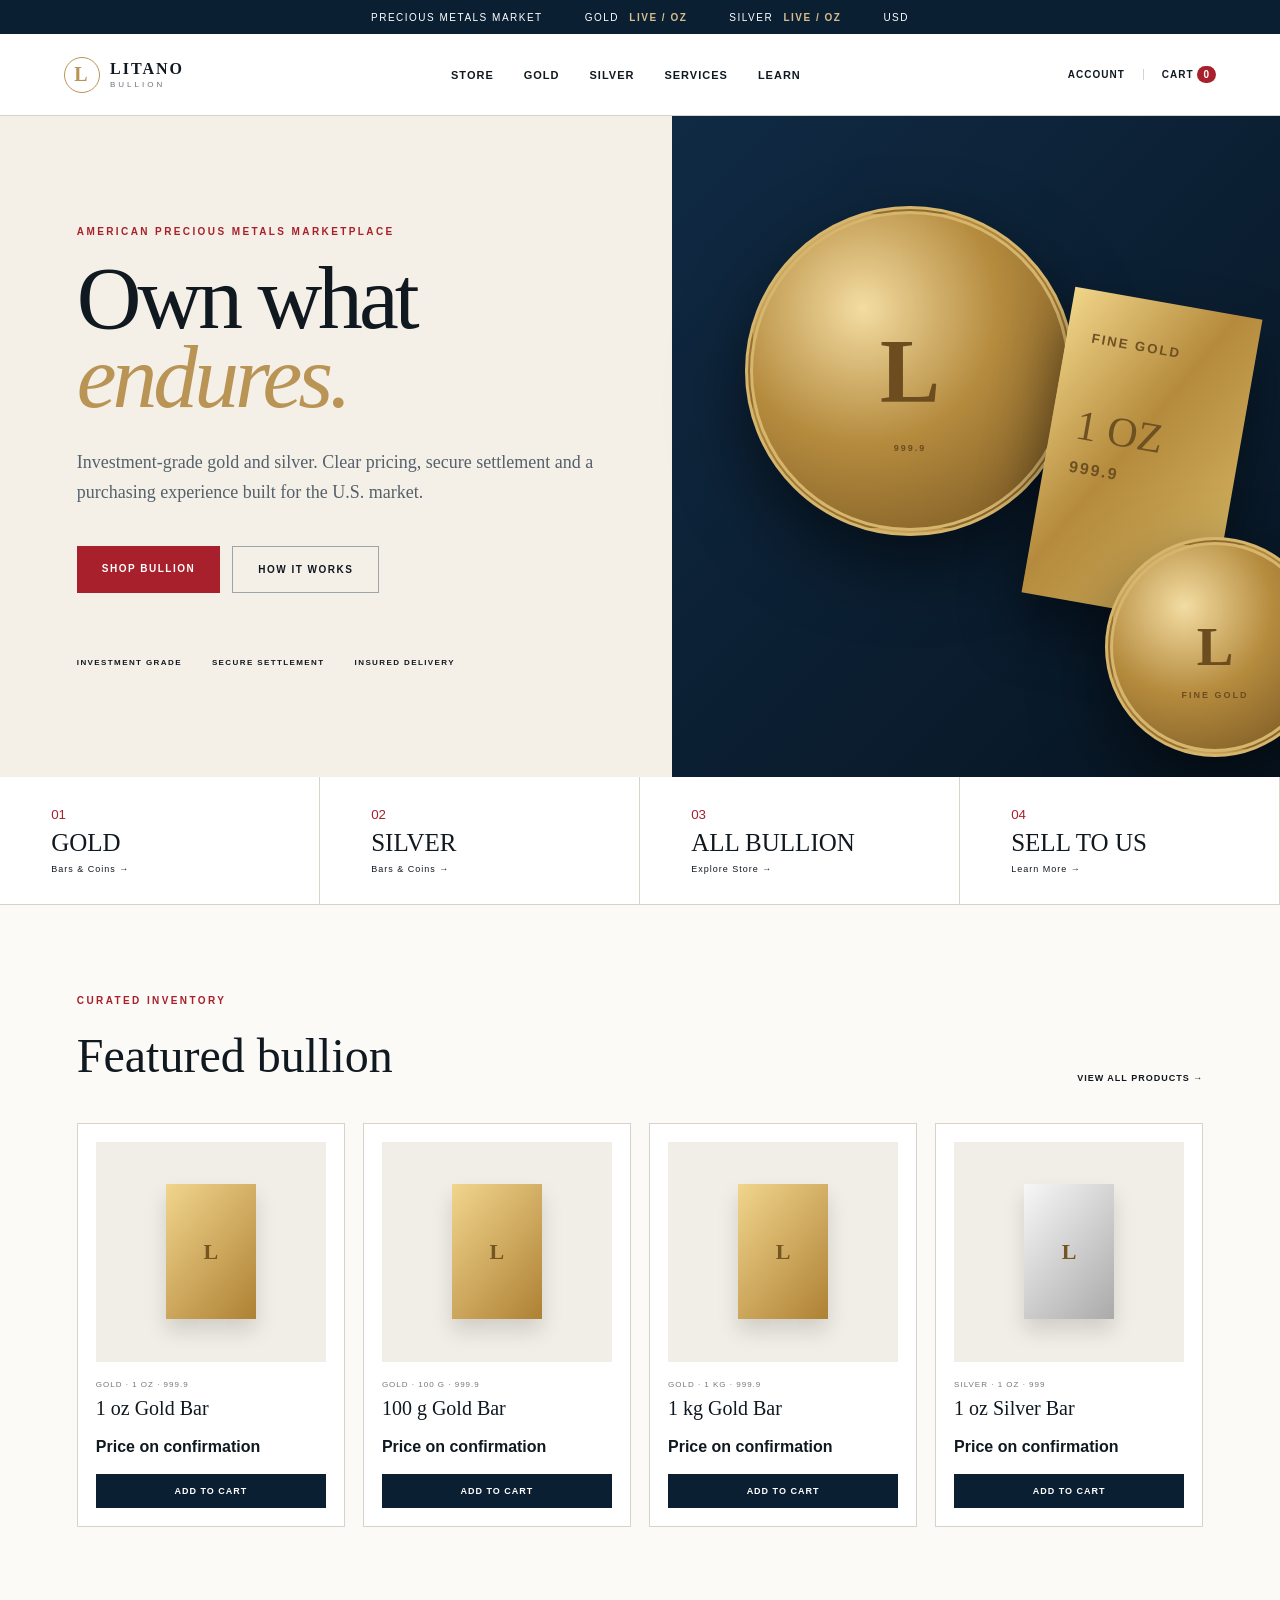
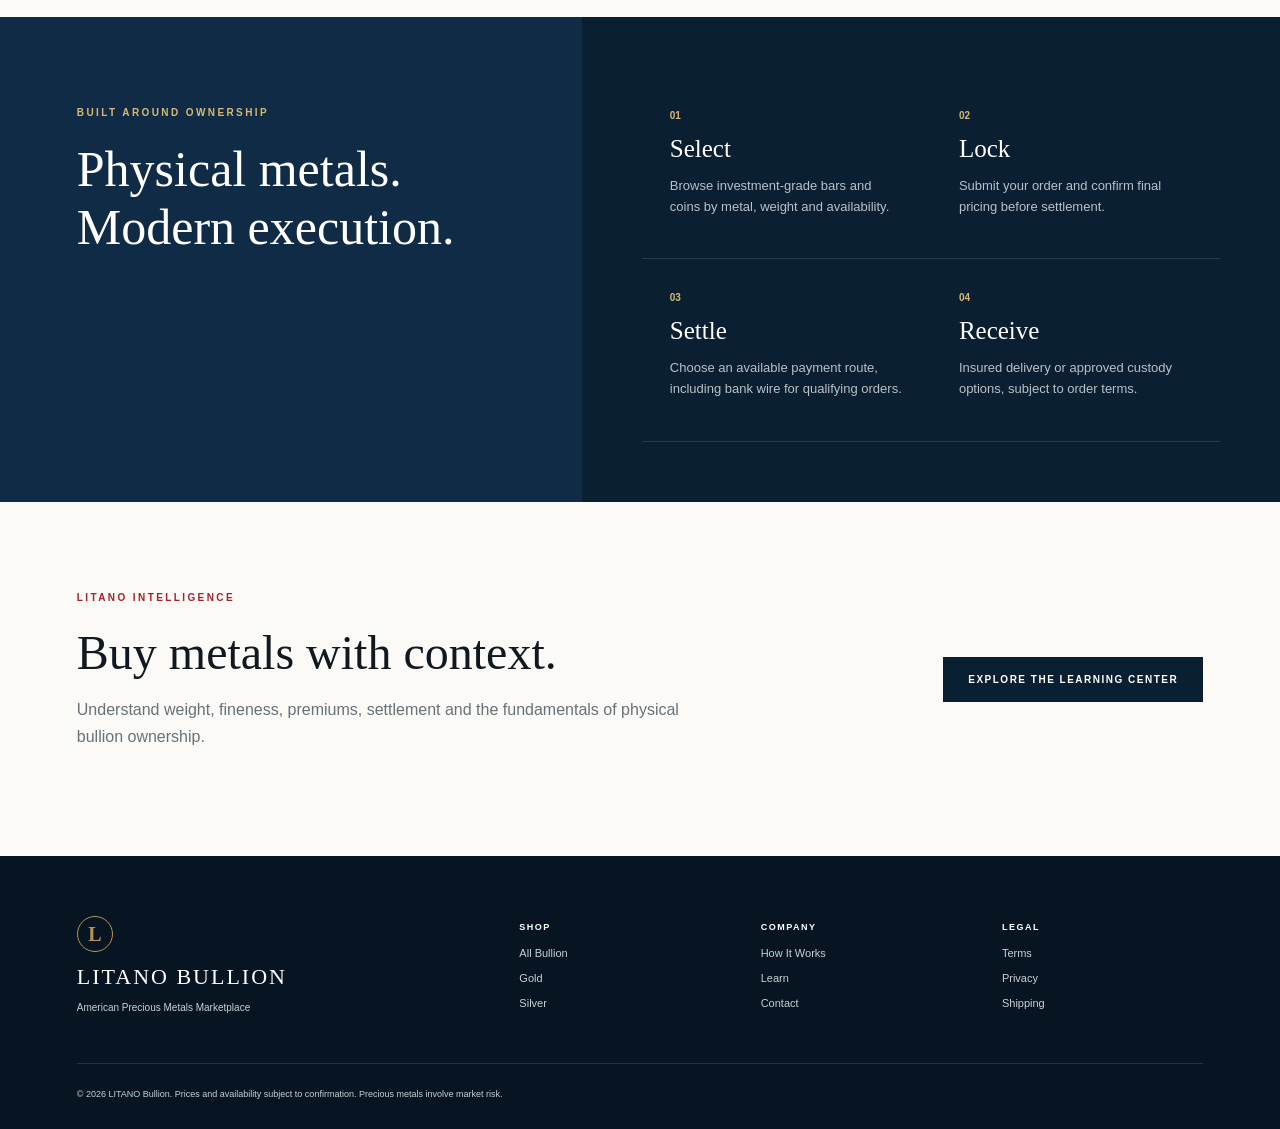
<file: index.html>
<!doctype html><html lang="en"><head><meta charset="utf-8"><meta name="viewport" content="width=device-width,initial-scale=1"><title>LITANO Bullion | American Precious Metals</title><meta name="description" content="LITANO Bullion — a modern U.S. precious metals marketplace for gold and silver bullion."><link rel="stylesheet" href="assets/css/main.css"></head><body><div class="marketbar"><span>PRECIOUS METALS MARKET</span><span>GOLD <b>LIVE / OZ</b></span><span>SILVER <b>LIVE / OZ</b></span><span>USD</span></div><header><a class="brand" href="index.html"><span class="seal">L</span><span>LITANO<small>BULLION</small></span></a><nav><a href="store.html">STORE</a><a href="store.html?metal=gold">GOLD</a><a href="store.html?metal=silver">SILVER</a><a href="#services">SERVICES</a><a href="#learn">LEARN</a></nav><div class="actions"><a href="#account">ACCOUNT</a><a class="cart" href="cart.html">CART <span id="cartCount">0</span></a></div></header><main><section class="hero"><div class="hero-copy"><div class="kicker">AMERICAN PRECIOUS METALS MARKETPLACE</div><h1>Own what<br><em>endures.</em></h1><p>Investment-grade gold and silver. Clear pricing, secure settlement and a purchasing experience built for the U.S. market.</p><div class="hero-actions"><a class="btn primary" href="store.html">SHOP BULLION</a><a class="btn secondary" href="#services">HOW IT WORKS</a></div><div class="trust"><span>INVESTMENT GRADE</span><span>SECURE SETTLEMENT</span><span>INSURED DELIVERY</span></div></div><div class="hero-art"><div class="coin c1">L<span>999.9</span></div><div class="bar"><small>FINE GOLD</small><strong>1 OZ</strong><span>999.9</span></div><div class="coin c2">L<span>FINE GOLD</span></div></div></section><section class="quick"><a href="store.html?metal=gold"><small>01</small><strong>GOLD</strong><span>Bars & Coins →</span></a><a href="store.html?metal=silver"><small>02</small><strong>SILVER</strong><span>Bars & Coins →</span></a><a href="store.html"><small>03</small><strong>ALL BULLION</strong><span>Explore Store →</span></a><a href="#services"><small>04</small><strong>SELL TO US</strong><span>Learn More →</span></a></section><section class="section" id="featured"><div class="section-head"><div><div class="kicker">CURATED INVENTORY</div><h2>Featured bullion</h2></div><a href="store.html">VIEW ALL PRODUCTS →</a></div><div class="products" id="featuredProducts"></div></section><section class="split" id="services"><div class="statement"><div class="kicker light">BUILT AROUND OWNERSHIP</div><h2>Physical metals.<br>Modern execution.</h2></div><div class="steps"><article><b>01</b><h3>Select</h3><p>Browse investment-grade bars and coins by metal, weight and availability.</p></article><article><b>02</b><h3>Lock</h3><p>Submit your order and confirm final pricing before settlement.</p></article><article><b>03</b><h3>Settle</h3><p>Choose an available payment route, including bank wire for qualifying orders.</p></article><article><b>04</b><h3>Receive</h3><p>Insured delivery or approved custody options, subject to order terms.</p></article></div></section><section class="section learn" id="learn"><div><div class="kicker">LITANO INTELLIGENCE</div><h2>Buy metals with context.</h2><p>Understand weight, fineness, premiums, settlement and the fundamentals of physical bullion ownership.</p></div><a class="btn dark" href="#">EXPLORE THE LEARNING CENTER</a></section></main><footer><div class="footer-brand"><span class="seal">L</span><strong>LITANO BULLION</strong><p>American Precious Metals Marketplace</p></div><div><b>SHOP</b><a href="store.html">All Bullion</a><a href="store.html?metal=gold">Gold</a><a href="store.html?metal=silver">Silver</a></div><div><b>COMPANY</b><a href="#services">How It Works</a><a href="#learn">Learn</a><a href="#">Contact</a></div><div><b>LEGAL</b><a href="#">Terms</a><a href="#">Privacy</a><a href="#">Shipping</a></div><small>© 2026 LITANO Bullion. Prices and availability subject to confirmation. Precious metals involve market risk.</small></footer><script src="assets/js/main.js"></script></body></html>
</file>
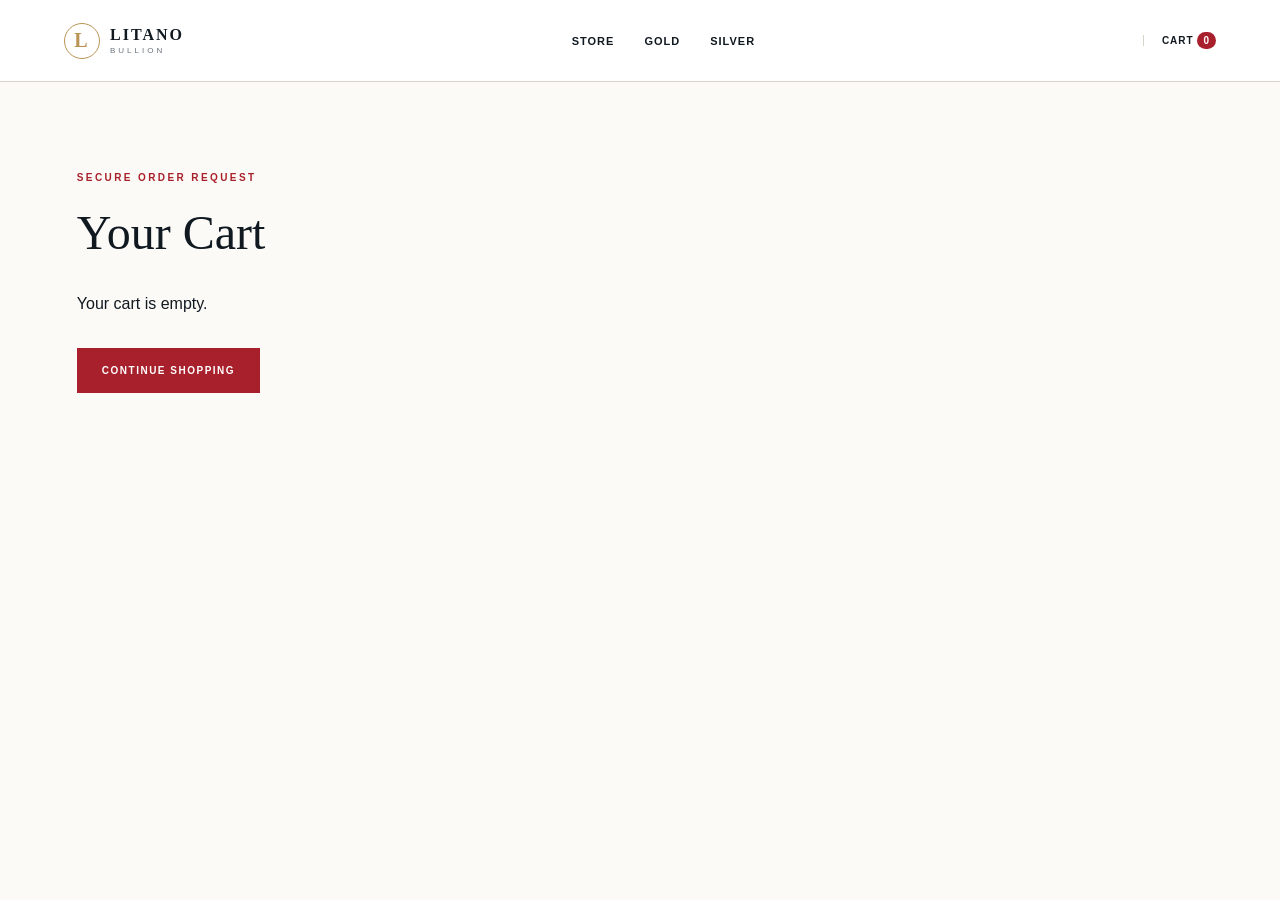
<file: cart.html>
<!doctype html><html lang="en"><head><meta charset="utf-8"><meta name="viewport" content="width=device-width,initial-scale=1"><title>Cart | LITANO Bullion</title><link rel="stylesheet" href="assets/css/main.css"></head><body><header><a class="brand" href="index.html"><span class="seal">L</span><span>LITANO<small>BULLION</small></span></a><nav><a href="store.html">STORE</a><a href="store.html?metal=gold">GOLD</a><a href="store.html?metal=silver">SILVER</a></nav><div class="actions"><a class="cart" href="cart.html">CART <span id="cartCount">0</span></a></div></header><main class="section"><div class="kicker">SECURE ORDER REQUEST</div><h2>Your Cart</h2><div id="cartItems" style="margin:35px 0"></div><a class="btn primary" href="store.html">CONTINUE SHOPPING</a></main><script src="assets/js/main.js"></script><script>document.addEventListener('DOMContentLoaded',()=>{const c=getCart(),e=document.getElementById('cartItems');if(!c.length){e.innerHTML='<p>Your cart is empty.</p>';return}e.innerHTML=c.map(i=>{let p=products.find(x=>x.id===i.id);return `<div style="padding:20px 0;border-bottom:1px solid #d8d3c8"><b>${p.name}</b><span style="float:right">Quantity: ${i.qty}</span><br><small>${p.metal} · ${p.weight} · Final price on confirmation</small></div>`}).join('')+'<p style="margin-top:30px">Checkout and live payment processing will require an approved payment provider/backend. No card data is collected by this static GitHub Pages version.</p>'});</script></body></html>
</file>
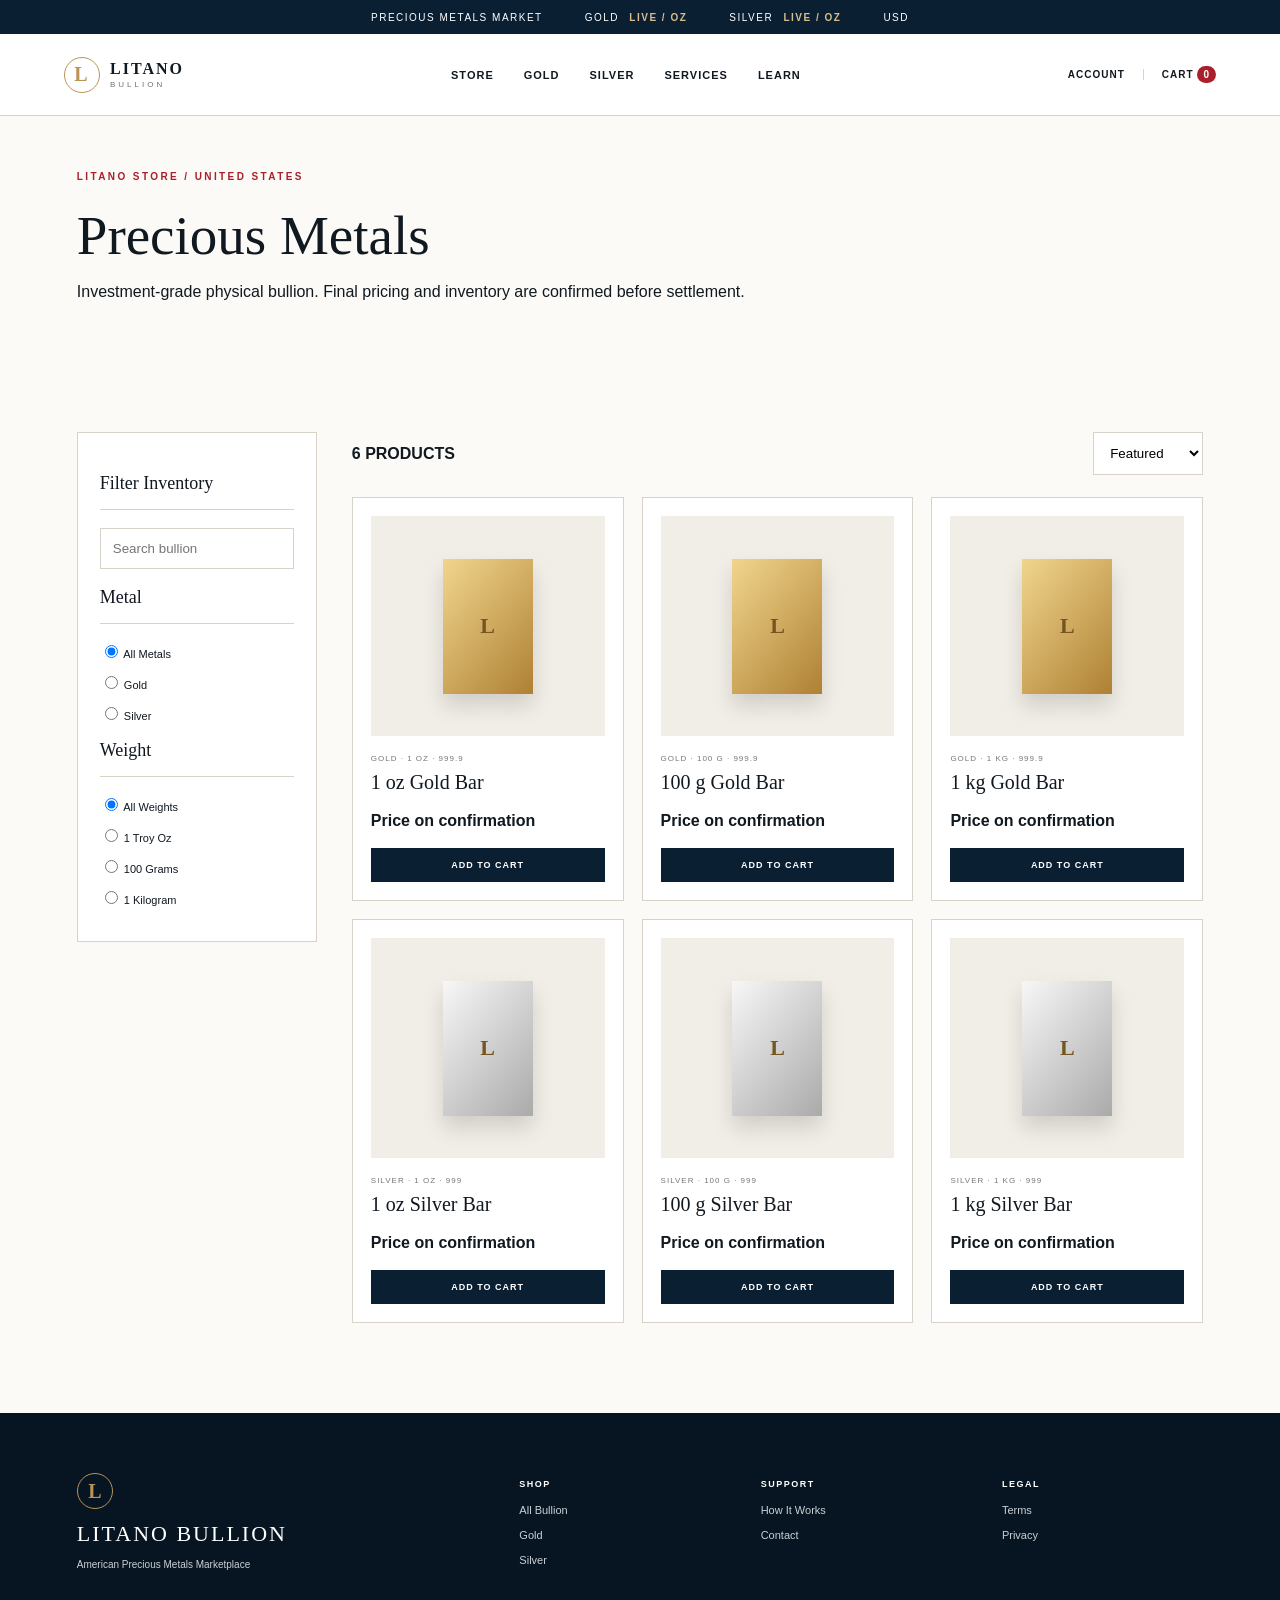
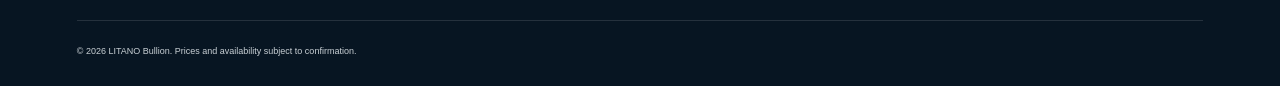
<file: store.html>
<!doctype html><html lang="en"><head><meta charset="utf-8"><meta name="viewport" content="width=device-width,initial-scale=1"><title>Store | LITANO Bullion</title><link rel="stylesheet" href="assets/css/main.css"></head><body><div class="marketbar"><span>PRECIOUS METALS MARKET</span><span>GOLD <b>LIVE / OZ</b></span><span>SILVER <b>LIVE / OZ</b></span><span>USD</span></div><header><a class="brand" href="index.html"><span class="seal">L</span><span>LITANO<small>BULLION</small></span></a><nav><a href="store.html">STORE</a><a href="store.html?metal=gold">GOLD</a><a href="store.html?metal=silver">SILVER</a><a href="index.html#services">SERVICES</a><a href="index.html#learn">LEARN</a></nav><div class="actions"><a href="#">ACCOUNT</a><a class="cart" href="cart.html">CART <span id="cartCount">0</span></a></div></header><div class="store-title"><div class="kicker">LITANO STORE / UNITED STATES</div><h1>Precious Metals</h1><p>Investment-grade physical bullion. Final pricing and inventory are confirmed before settlement.</p></div><main class="section store-layout"><aside class="filters"><h3>Filter Inventory</h3><input id="search" type="search" placeholder="Search bullion"><h3>Metal</h3><label><input type="radio" name="metal" value="" checked> All Metals</label><label><input type="radio" name="metal" value="gold"> Gold</label><label><input type="radio" name="metal" value="silver"> Silver</label><h3>Weight</h3><label><input type="radio" name="weight" value="" checked> All Weights</label><label><input type="radio" name="weight" value="1 oz"> 1 Troy Oz</label><label><input type="radio" name="weight" value="100 g"> 100 Grams</label><label><input type="radio" name="weight" value="1 kg"> 1 Kilogram</label></aside><section><div class="toolbar"><b id="resultCount">6 PRODUCTS</b><select><option>Featured</option><option>Name A–Z</option><option>Name Z–A</option></select></div><div class="products store-products" id="storeProducts"></div></section></main><footer><div class="footer-brand"><span class="seal">L</span><strong>LITANO BULLION</strong><p>American Precious Metals Marketplace</p></div><div><b>SHOP</b><a href="store.html">All Bullion</a><a href="store.html?metal=gold">Gold</a><a href="store.html?metal=silver">Silver</a></div><div><b>SUPPORT</b><a href="index.html#services">How It Works</a><a href="#">Contact</a></div><div><b>LEGAL</b><a href="#">Terms</a><a href="#">Privacy</a></div><small>© 2026 LITANO Bullion. Prices and availability subject to confirmation.</small></footer><script src="assets/js/main.js"></script></body></html>
</file>
<file: assets/css/main.css>
:root{--navy:#0b1f33;--navy2:#102b46;--red:#a8202b;--gold:#b99455;--cream:#f4f0e7;--paper:#fbfaf6;--ink:#101820;--line:#d8d3c8}*{box-sizing:border-box}html{scroll-behavior:smooth}body{margin:0;background:var(--paper);color:var(--ink);font-family:Arial,Helvetica,sans-serif}a{color:inherit;text-decoration:none}.marketbar{height:34px;background:var(--navy);color:#fff;display:flex;align-items:center;justify-content:center;gap:42px;font-size:10px;letter-spacing:1.5px}.marketbar b{color:#d6bd8b;margin-left:6px}header{height:82px;padding:0 5vw;display:flex;align-items:center;border-bottom:1px solid var(--line);background:#fff;position:sticky;top:0;z-index:10}.brand{display:flex;align-items:center;gap:10px;font-family:Georgia,serif;font-weight:bold;letter-spacing:2px}.brand small{display:block;font:8px Arial;letter-spacing:3px;color:#69737c;margin-top:2px}.seal{width:36px;height:36px;border:1px solid var(--gold);border-radius:50%;display:grid;place-items:center;font:700 20px Georgia;color:var(--gold)}nav{display:flex;gap:30px;margin:auto;font-size:11px;font-weight:bold;letter-spacing:1px}nav a:hover{color:var(--red)}.actions{display:flex;gap:18px;font-size:10px;font-weight:bold;letter-spacing:1px}.cart{border-left:1px solid var(--line);padding-left:18px}.cart span{background:var(--red);color:#fff;border-radius:20px;padding:3px 6px}.hero{min-height:650px;display:grid;grid-template-columns:1.05fr .95fr;background:var(--cream);overflow:hidden}.hero-copy{padding:110px 6vw}.kicker{font-size:10px;font-weight:bold;letter-spacing:2.4px;color:var(--red);margin-bottom:22px}.kicker.light{color:#d7b975}.hero h1{font:400 clamp(54px,7vw,102px)/.88 Georgia,serif;letter-spacing:-4px;margin:0 0 30px}.hero h1 em{color:var(--gold);font-weight:400}.hero p{max-width:570px;color:#56616b;font:18px/1.7 Georgia,serif}.hero-actions{display:flex;gap:12px;margin:38px 0}.btn{display:inline-block;padding:17px 25px;font-size:10px;font-weight:bold;letter-spacing:1.5px}.primary{background:var(--red);color:#fff}.secondary{border:1px solid #9da4aa}.dark{background:var(--navy);color:#fff}.trust{display:flex;gap:30px;margin-top:65px;font-size:8px;font-weight:bold;letter-spacing:1.4px}.hero-art{background:linear-gradient(135deg,#102a44,#071522);position:relative;min-height:600px}.coin{position:absolute;border-radius:50%;background:radial-gradient(circle at 35% 30%,#f3dca2,#b58b3e 45%,#70501f);border:8px double #d6b56d;color:#6d4d20;display:grid;place-items:center;font:700 90px Georgia;box-shadow:0 30px 70px #0008}.coin span{position:absolute;bottom:24%;font:700 9px Arial;letter-spacing:2px}.c1{width:330px;height:330px;top:90px;left:12%}.c2{width:220px;height:220px;right:-45px;bottom:20px;font-size:55px}.bar{position:absolute;right:7%;top:185px;width:190px;height:310px;background:linear-gradient(120deg,#f0d589,#b58a3c 45%,#d6b866);transform:rotate(10deg);box-shadow:0 30px 60px #0007;padding:38px 25px;color:#6e5123}.bar strong{display:block;font:42px Georgia;margin:55px 0 10px}.bar small,.bar span{font-weight:bold;letter-spacing:2px}.quick{display:grid;grid-template-columns:repeat(4,1fr);background:#fff;border-bottom:1px solid var(--line)}.quick a{padding:30px 4vw;border-right:1px solid var(--line);display:grid;gap:7px}.quick small{color:var(--red)}.quick strong{font:25px Georgia}.quick span{font-size:9px;letter-spacing:1px}.section{padding:90px 6vw}.section-head{display:flex;align-items:end;justify-content:space-between;margin-bottom:40px}.section h2{font:48px Georgia;margin:0}.section-head>a{font-size:9px;font-weight:bold;letter-spacing:1px}.products{display:grid;grid-template-columns:repeat(4,1fr);gap:18px}.product{background:#fff;border:1px solid var(--line);padding:18px;transition:.25s}.product:hover{transform:translateY(-4px);box-shadow:0 15px 30px #00000010}.product-visual{height:220px;background:#f1eee7;display:grid;place-items:center;margin-bottom:18px}.mini-bar{width:90px;height:135px;background:linear-gradient(130deg,#f1d58d,#ae8134);box-shadow:0 12px 20px #0002;display:grid;place-items:center;font:700 22px Georgia;color:#755620}.silver{background:linear-gradient(130deg,#f7f7f7,#aaa)}.product .meta{font-size:8px;color:#777;letter-spacing:1px}.product h3{font:20px Georgia;margin:8px 0}.price{font-weight:bold;margin:18px 0}.product button{width:100%;padding:12px;border:0;background:var(--navy);color:#fff;font-size:9px;font-weight:bold;letter-spacing:1px;cursor:pointer}.split{display:grid;grid-template-columns:1fr 1.2fr;background:var(--navy);color:#fff}.statement{padding:90px 6vw;background:var(--navy2)}.statement h2{font:50px Georgia;margin:0}.steps{display:grid;grid-template-columns:1fr 1fr;padding:60px}.steps article{padding:28px;border-bottom:1px solid #ffffff20}.steps b{color:#d7b975;font-size:10px}.steps h3{font:25px Georgia;margin:12px 0}.steps p{color:#b9c1c8;font-size:13px;line-height:1.6}.learn{display:flex;align-items:center;justify-content:space-between}.learn p{max-width:650px;color:#66717a;line-height:1.7}footer{padding:60px 6vw 30px;background:#071522;color:#c9d0d5;display:grid;grid-template-columns:2fr repeat(3,1fr);gap:40px}footer b{font-size:9px;letter-spacing:1.5px;color:#fff}footer a{display:block;margin-top:13px;font-size:11px}footer small{grid-column:1/-1;border-top:1px solid #ffffff1f;padding-top:25px;font-size:9px}.footer-brand strong{display:block;margin:12px 0;color:#fff;font:22px Georgia;letter-spacing:2px}.footer-brand p{font-size:10px}.store-layout{display:grid;grid-template-columns:240px 1fr;gap:35px}.filters{background:#fff;border:1px solid var(--line);padding:22px;height:max-content}.filters h3{font:18px Georgia;border-bottom:1px solid var(--line);padding-bottom:15px}.filters label{display:block;font-size:11px;margin:13px 0}.filters input[type=search],.toolbar select{width:100%;padding:12px;border:1px solid var(--line);background:#fff}.toolbar{display:flex;justify-content:space-between;align-items:center;margin-bottom:22px}.toolbar select{width:auto}.store-title{padding:55px 6vw 25px}.store-title h1{font:55px Georgia;margin:0}.store-products{grid-template-columns:repeat(3,1fr)}@media(max-width:900px){nav{display:none}.marketbar span:nth-child(n+3){display:none}.hero{grid-template-columns:1fr}.hero-copy{padding:70px 7vw}.hero-art{min-height:500px}.quick{grid-template-columns:1fr 1fr}.products,.store-products{grid-template-columns:1fr 1fr}.split{grid-template-columns:1fr}.store-layout{grid-template-columns:1fr}.filters{display:grid;grid-template-columns:repeat(2,1fr);gap:10px}.filters h3,.filters input{grid-column:1/-1}footer{grid-template-columns:1fr 1fr}}@media(max-width:560px){header{padding:0 4vw}.actions>a:first-child{display:none}.hero h1{font-size:58px}.c1{width:260px;height:260px;left:8%}.bar{width:150px;height:240px}.quick,.products,.store-products{grid-template-columns:1fr}.trust{gap:12px}.section{padding:65px 6vw}.section h2{font-size:38px}.learn{display:block}.learn .btn{margin-top:20px}.steps{grid-template-columns:1fr;padding:30px}footer{grid-template-columns:1fr}.marketbar{gap:18px}}
</file>
